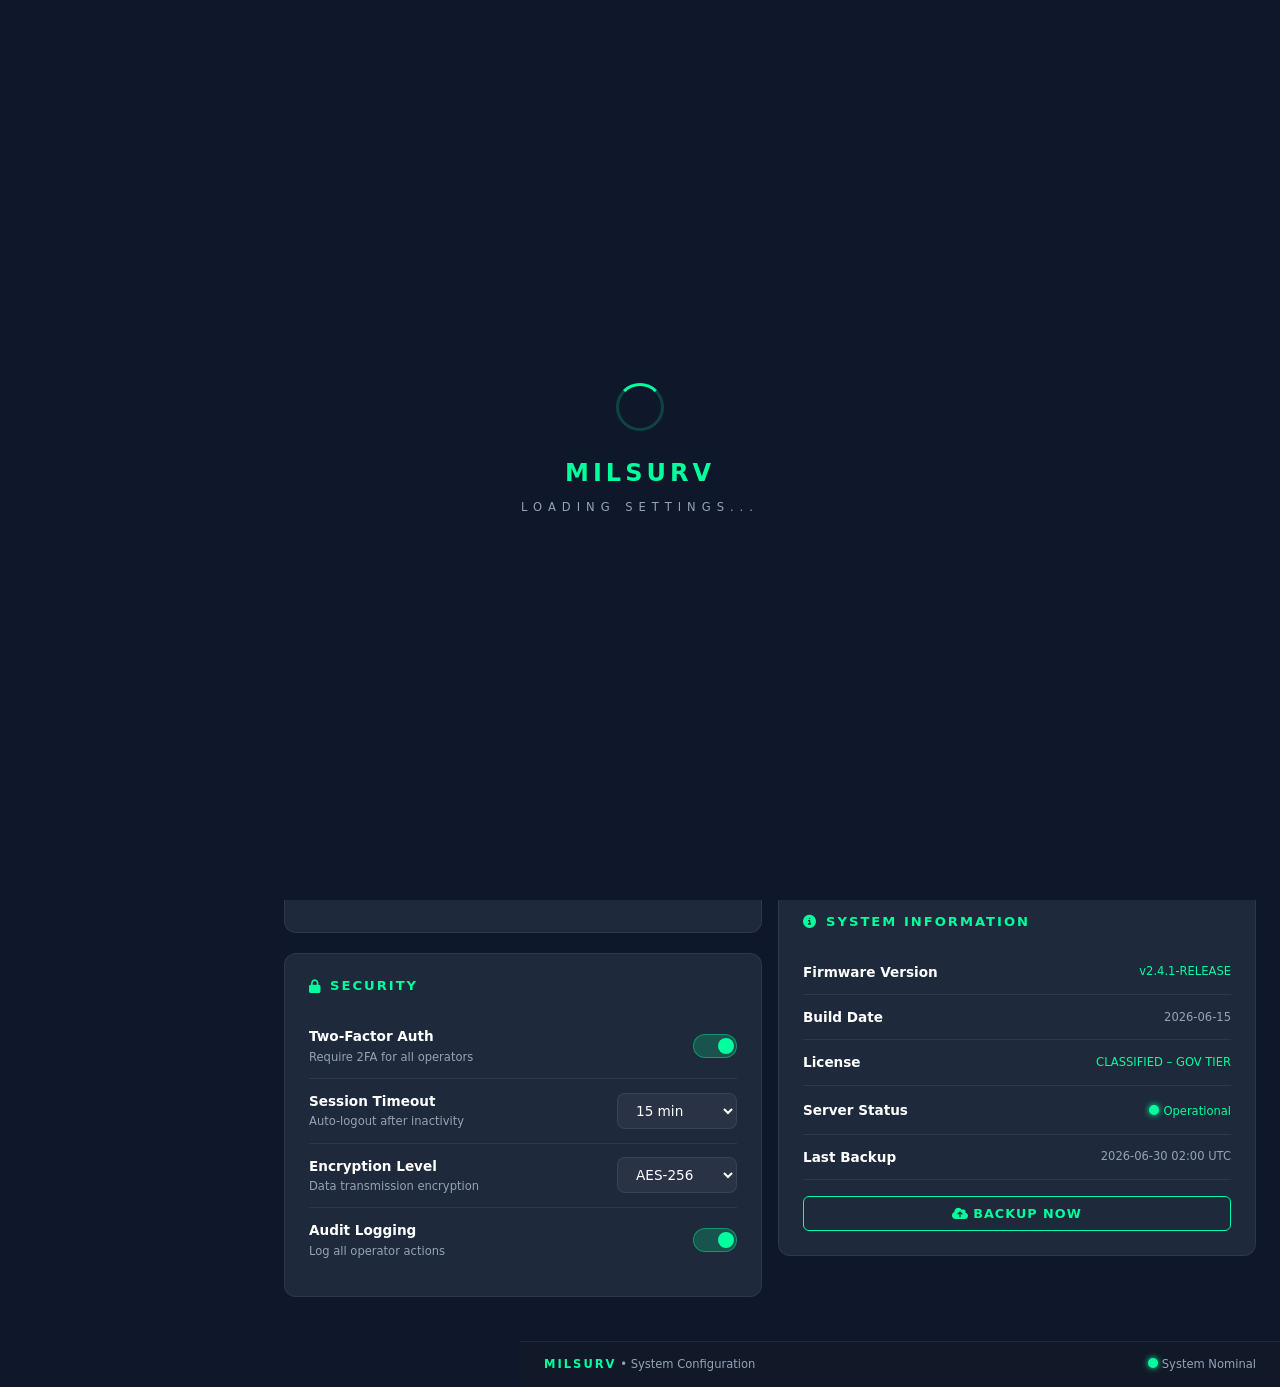
<file: project/pages/settings.html>
<!DOCTYPE html>
<html lang="en">
<head>
<meta charset="UTF-8"/>
<meta name="viewport" content="width=device-width, initial-scale=1.0"/>
<title>Settings | MilSurv</title>
<link rel="stylesheet" href="https://cdn.jsdelivr.net/npm/bootstrap@5.3.3/dist/css/bootstrap.min.css"/>
<link rel="stylesheet" href="https://cdnjs.cloudflare.com/ajax/libs/font-awesome/6.5.0/css/all.min.css"/>
<link rel="stylesheet" href="https://unpkg.com/aos@2.3.4/dist/aos.css"/>
<link rel="stylesheet" href="../css/style.css"/>
<link rel="stylesheet" href="../css/animation.css"/>
<link rel="stylesheet" href="../css/dashboard.css"/>
<link rel="stylesheet" href="../css/responsive.css"/>
<style>
.settings-section { background: var(--bg-card); border: 1px solid var(--border); border-radius: var(--radius); padding: 24px; margin-bottom: 20px; }
.settings-section h5 { font-size: 0.82rem; font-weight: 700; letter-spacing: 2px; text-transform: uppercase; color: var(--primary); margin-bottom: 20px; display:flex; align-items:center; gap:8px; }
.settings-row { display: flex; align-items: center; justify-content: space-between; padding: 12px 0; border-bottom: 1px solid var(--border); }
.settings-row:last-child { border-bottom: none; }
.settings-label { font-size: 0.85rem; font-weight: 600; color: var(--text); }
.settings-desc  { font-size: 0.72rem; color: var(--text-secondary); margin-top: 2px; }
/* Toggle switch */
.mil-toggle { position: relative; display: inline-block; width: 44px; height: 24px; }
.mil-toggle input { opacity: 0; width: 0; height: 0; }
.mil-toggle .slider {
  position: absolute; cursor: pointer; inset: 0;
  background: rgba(255,255,255,0.1); border-radius: 24px;
  transition: background 0.3s;
  border: 1px solid var(--border);
}
.mil-toggle .slider::before {
  content: ''; position: absolute;
  height: 16px; width: 16px;
  left: 4px; bottom: 3px;
  background: var(--text-secondary);
  border-radius: 50%;
  transition: transform 0.3s, background 0.3s;
}
.mil-toggle input:checked + .slider { background: rgba(0,255,157,0.2); border-color: rgba(0,255,157,0.4); }
.mil-toggle input:checked + .slider::before { transform: translateX(20px); background: var(--primary); }
</style>
</head>
<body class="page-transition">
<div id="loading-overlay"><div class="military-spinner"></div><div class="logo-text">MILSURV</div><div class="sub-text">Loading Settings...</div></div>
<div id="sidebar-backdrop"></div>
<div id="emergency-overlay"><div class="emergency-modal"><i class="fa-solid fa-radiation fa-2x text-danger-custom mb-3 blink-alert"></i><h2>EMERGENCY PROTOCOL</h2><p style="color:#ff8888">All units stand by.</p><div class="d-flex gap-3 justify-content-center"><button class="btn-mil-filled" style="background:#ff4d4d">ACTIVATE</button><button class="btn-mil" id="emergency-close">STAND DOWN</button></div></div></div>
<div id="toast-container"></div>

<nav id="sidebar">
  <div class="sidebar-brand"><div class="brand-logo"><div class="brand-icon rotate-icon"><i class="fa-solid fa-shield-halved"></i></div><div><div class="brand-name">MilSurv</div><div class="brand-sub">Command Center</div></div></div></div>
  <div class="sidebar-section-label">Main</div>
  <a href="../index.html" class="nav-item-mil"><span class="nav-icon"><i class="fa-solid fa-gauge-high"></i></span> Dashboard</a>
  <a href="surveillance.html" class="nav-item-mil"><span class="nav-icon"><i class="fa-solid fa-video"></i></span> Live Surveillance</a>
  <a href="robots.html" class="nav-item-mil"><span class="nav-icon"><i class="fa-solid fa-robot"></i></span> Robot Fleet<span class="nav-badge">32</span></a>
  <div class="sidebar-section-label">Operations</div>
  <a href="#" class="nav-item-mil"><span class="nav-icon"><i class="fa-solid fa-crosshairs"></i></span> Mission Control</a>
  <a href="#" class="nav-item-mil"><span class="nav-icon"><i class="fa-solid fa-brain"></i></span> AI Detection</a>
  <a href="#" class="nav-item-mil"><span class="nav-icon"><i class="fa-solid fa-wave-square"></i></span> Sensor Monitoring</a>
  <a href="#" class="nav-item-mil"><span class="nav-icon"><i class="fa-solid fa-location-dot"></i></span> GPS Tracking</a>
  <a href="#" class="nav-item-mil"><span class="nav-icon"><i class="fa-solid fa-tower-broadcast"></i></span> Communication</a>
  <div class="sidebar-section-label">Reports</div>
  <a href="alerts.html" class="nav-item-mil"><span class="nav-icon"><i class="fa-solid fa-bell"></i></span> Alerts<span class="nav-badge">7</span></a>
  <a href="reports.html" class="nav-item-mil"><span class="nav-icon"><i class="fa-solid fa-chart-line"></i></span> Reports</a>
  <a href="settings.html" class="nav-item-mil active"><span class="nav-icon"><i class="fa-solid fa-gear"></i></span> Settings</a>
  <div class="sidebar-footer"><div class="user-card"><div class="user-avatar">CM</div><div><div class="user-name">Col. Marcus</div><div class="user-role">Supreme Commander</div></div></div></div>
</nav>

<header id="topbar">
  <button class="topbar-menu-btn" id="menu-toggle"><i class="fa-solid fa-bars"></i></button>
  <div class="search-wrap"><i class="fa-solid fa-magnifying-glass"></i><input type="text" placeholder="Search settings..."/></div>
  <div id="realtime-clock" class="topbar-clock"></div>
  <div class="topbar-actions">
    <div class="robot-status-pill"><span class="status-dot online"></span> 18 Active Units</div>
    <button class="topbar-btn" id="notif-btn"><i class="fa-solid fa-bell"></i><span class="notif-dot"></span></button>
    <button class="topbar-btn" id="darkmode-btn"><i class="fa-solid fa-moon"></i></button>
    <div class="user-pill"><div class="avatar">CM</div><span class="uname">Col. Marcus</span></div>
    <button class="btn-emergency-top" data-emergency><i class="fa-solid fa-radiation"></i><span>EMERGENCY</span></button>
  </div>
</header>

<div id="main-wrapper">
<main id="main-content">

<div class="d-flex align-items-center justify-content-between mb-4 flex-wrap gap-3" data-aos="fade-down">
  <div>
    <h4 class="mb-1 fw-700"><i class="fa-solid fa-gear me-2" style="color:var(--primary)"></i>SYSTEM SETTINGS</h4>
    <p class="fs-xs mb-0" style="letter-spacing:2px;text-transform:uppercase"><span class="status-dot online me-2"></span>Configuration Panel</p>
  </div>
  <div class="d-flex gap-2">
    <button class="btn-mil" onclick="MilToast.show('Config Reset','Default settings restored','warning')"><i class="fa-solid fa-rotate-left me-1"></i>Reset</button>
    <button class="btn-mil-filled" onclick="MilToast.show('Settings Saved','Configuration updated successfully','success')"><i class="fa-solid fa-floppy-disk me-1"></i>Save Changes</button>
  </div>
</div>

<div class="row g-3">
  <!-- Left column -->
  <div class="col-lg-6">
    <!-- General -->
    <div class="settings-section" data-aos="fade-up">
      <h5><i class="fa-solid fa-sliders"></i> General</h5>
      <div class="settings-row"><div><div class="settings-label">Command Center Name</div><div class="settings-desc">Identifier shown in reports</div></div><input class="mil-input" style="width:180px" value="MILSURV-ALPHA"/></div>
      <div class="settings-row"><div><div class="settings-label">Time Zone</div><div class="settings-desc">System clock timezone</div></div><select class="mil-input" style="width:160px"><option>UTC +00:00</option><option>UTC -05:00</option><option>UTC +01:00</option></select></div>
      <div class="settings-row"><div><div class="settings-label">Language</div><div class="settings-desc">UI display language</div></div><select class="mil-input" style="width:160px"><option>English</option><option>Arabic</option><option>French</option></select></div>
      <div class="settings-row"><div><div class="settings-label">Auto Refresh Rate</div><div class="settings-desc">Dashboard data refresh interval</div></div><select class="mil-input" style="width:120px"><option>5s</option><option>10s</option><option>30s</option><option>60s</option></select></div>
    </div>

    <!-- Notifications -->
    <div class="settings-section" data-aos="fade-up" data-aos-delay="100">
      <h5><i class="fa-solid fa-bell"></i> Notifications</h5>
      <div class="settings-row"><div><div class="settings-label">Critical Alerts</div><div class="settings-desc">Immediate popup for critical threats</div></div><label class="mil-toggle"><input type="checkbox" checked/><span class="slider"></span></label></div>
      <div class="settings-row"><div><div class="settings-label">Battery Warnings</div><div class="settings-desc">Alert below 25% battery</div></div><label class="mil-toggle"><input type="checkbox" checked/><span class="slider"></span></label></div>
      <div class="settings-row"><div><div class="settings-label">Mission Updates</div><div class="settings-desc">Progress and status changes</div></div><label class="mil-toggle"><input type="checkbox" checked/><span class="slider"></span></label></div>
      <div class="settings-row"><div><div class="settings-label">Communication Alerts</div><div class="settings-desc">Signal loss or interference</div></div><label class="mil-toggle"><input type="checkbox"/><span class="slider"></span></label></div>
      <div class="settings-row"><div><div class="settings-label">Sound Alerts</div><div class="settings-desc">Audio notifications for threats</div></div><label class="mil-toggle"><input type="checkbox" checked/><span class="slider"></span></label></div>
    </div>

    <!-- Security -->
    <div class="settings-section" data-aos="fade-up" data-aos-delay="200">
      <h5><i class="fa-solid fa-lock"></i> Security</h5>
      <div class="settings-row"><div><div class="settings-label">Two-Factor Auth</div><div class="settings-desc">Require 2FA for all operators</div></div><label class="mil-toggle"><input type="checkbox" checked/><span class="slider"></span></label></div>
      <div class="settings-row"><div><div class="settings-label">Session Timeout</div><div class="settings-desc">Auto-logout after inactivity</div></div><select class="mil-input" style="width:120px"><option>15 min</option><option>30 min</option><option>60 min</option></select></div>
      <div class="settings-row"><div><div class="settings-label">Encryption Level</div><div class="settings-desc">Data transmission encryption</div></div><select class="mil-input" style="width:120px"><option>AES-256</option><option>AES-128</option></select></div>
      <div class="settings-row"><div><div class="settings-label">Audit Logging</div><div class="settings-desc">Log all operator actions</div></div><label class="mil-toggle"><input type="checkbox" checked/><span class="slider"></span></label></div>
    </div>
  </div>

  <!-- Right column -->
  <div class="col-lg-6">
    <!-- Robots -->
    <div class="settings-section" data-aos="fade-up">
      <h5><i class="fa-solid fa-robot"></i> Robot Fleet</h5>
      <div class="settings-row"><div><div class="settings-label">Auto-Recall on Low Battery</div><div class="settings-desc">Threshold: 20%</div></div><label class="mil-toggle"><input type="checkbox" checked/><span class="slider"></span></label></div>
      <div class="settings-row"><div><div class="settings-label">GPS Tracking Interval</div><div class="settings-desc">Position update frequency</div></div><select class="mil-input" style="width:120px"><option>1s</option><option>3s</option><option>5s</option></select></div>
      <div class="settings-row"><div><div class="settings-label">Autonomous Mode</div><div class="settings-desc">Allow AI-driven navigation</div></div><label class="mil-toggle"><input type="checkbox"/><span class="slider"></span></label></div>
      <div class="settings-row"><div><div class="settings-label">Formation Hold</div><div class="settings-desc">Maintain squad spacing</div></div><label class="mil-toggle"><input type="checkbox" checked/><span class="slider"></span></label></div>
    </div>

    <!-- AI Detection -->
    <div class="settings-section" data-aos="fade-up" data-aos-delay="100">
      <h5><i class="fa-solid fa-brain"></i> AI Detection</h5>
      <div class="settings-row"><div><div class="settings-label">Detection Sensitivity</div><div class="settings-desc">Confidence threshold for alerts</div></div><input type="range" min="50" max="99" value="80" style="accent-color:var(--primary);width:120px"/></div>
      <div class="settings-row"><div><div class="settings-label">Model Version</div><div class="settings-desc">Threat classification model</div></div><select class="mil-input" style="width:140px"><option>MilNet-v4.2</option><option>MilNet-v3.9</option></select></div>
      <div class="settings-row"><div><div class="settings-label">False Positive Filter</div><div class="settings-desc">Reduce civilian false triggers</div></div><label class="mil-toggle"><input type="checkbox" checked/><span class="slider"></span></label></div>
      <div class="settings-row"><div><div class="settings-label">Night Vision Mode</div><div class="settings-desc">IR thermal detection</div></div><label class="mil-toggle"><input type="checkbox" checked/><span class="slider"></span></label></div>
    </div>

    <!-- System Info -->
    <div class="settings-section" data-aos="fade-up" data-aos-delay="200">
      <h5><i class="fa-solid fa-circle-info"></i> System Information</h5>
      <div class="settings-row"><div class="settings-label">Firmware Version</div><div class="fs-xs text-primary-custom">v2.4.1-RELEASE</div></div>
      <div class="settings-row"><div class="settings-label">Build Date</div><div class="fs-xs text-muted-custom">2026-06-15</div></div>
      <div class="settings-row"><div class="settings-label">License</div><div class="fs-xs" style="color:var(--primary)">CLASSIFIED – GOV TIER</div></div>
      <div class="settings-row"><div class="settings-label">Server Status</div><div><span class="status-dot online me-1"></span><span class="fs-xs text-primary-custom">Operational</span></div></div>
      <div class="settings-row"><div class="settings-label">Last Backup</div><div class="fs-xs text-muted-custom">2026-06-30 02:00 UTC</div></div>
      <div class="mt-3">
        <button class="btn-mil w-100" onclick="MilToast.show('Backup Started','System backup initiated','info')"><i class="fa-solid fa-cloud-arrow-up me-1"></i>Backup Now</button>
      </div>
    </div>
  </div>
</div>

</main>
<footer id="footer">
  <div><span class="footer-brand">MILSURV</span> &bull; System Configuration</div>
  <div class="d-flex align-items-center gap-3"><span><span class="status-dot online me-1"></span>System Nominal</span></div>
</footer>
</div>

<script src="https://cdn.jsdelivr.net/npm/bootstrap@5.3.3/dist/js/bootstrap.bundle.min.js"></script>
<script src="https://unpkg.com/aos@2.3.4/dist/aos.js"></script>
<script src="../js/app.js"></script>
</body>
</html>
</file>
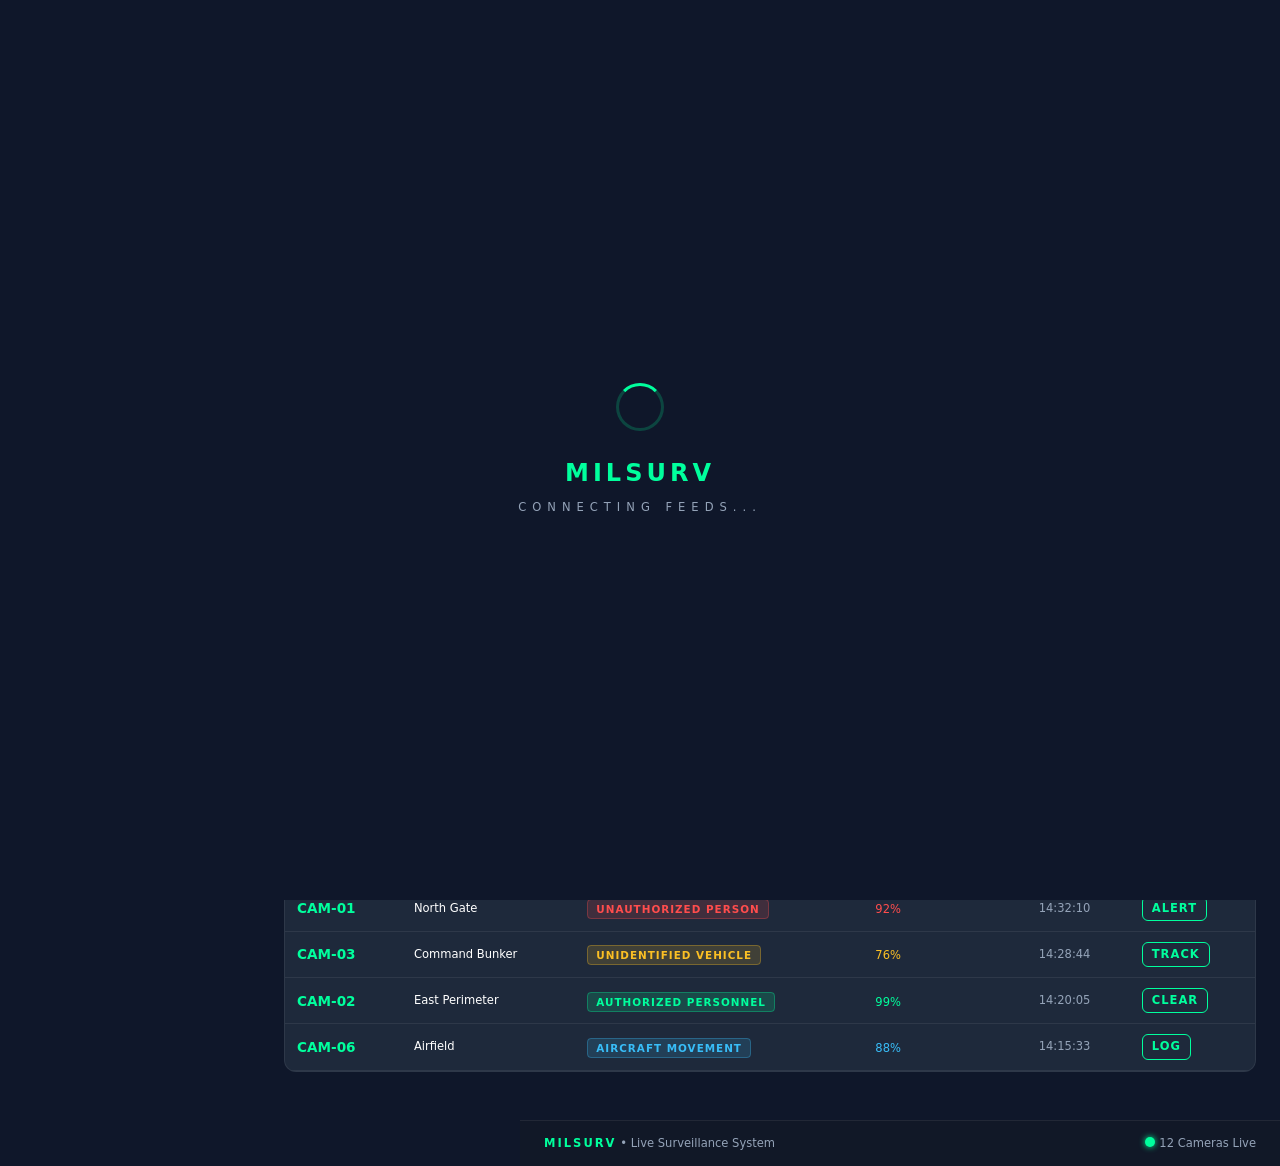
<file: project/pages/surveillance.html>
<!DOCTYPE html>
<html lang="en">
<head>
<meta charset="UTF-8"/>
<meta name="viewport" content="width=device-width, initial-scale=1.0"/>
<title>Live Surveillance | MilSurv</title>
<link rel="stylesheet" href="https://cdn.jsdelivr.net/npm/bootstrap@5.3.3/dist/css/bootstrap.min.css"/>
<link rel="stylesheet" href="https://cdnjs.cloudflare.com/ajax/libs/font-awesome/6.5.0/css/all.min.css"/>
<link rel="stylesheet" href="https://unpkg.com/aos@2.3.4/dist/aos.css"/>
<link rel="stylesheet" href="../css/style.css"/>
<link rel="stylesheet" href="../css/animation.css"/>
<link rel="stylesheet" href="../css/dashboard.css"/>
<link rel="stylesheet" href="../css/responsive.css"/>
</head>
<body class="page-transition">
<div id="loading-overlay"><div class="military-spinner"></div><div class="logo-text">MILSURV</div><div class="sub-text">Connecting Feeds...</div></div>
<div id="sidebar-backdrop"></div>
<div id="emergency-overlay"><div class="emergency-modal"><i class="fa-solid fa-radiation fa-2x text-danger-custom mb-3 blink-alert"></i><h2>EMERGENCY PROTOCOL</h2><p style="color:#ff8888">All units stand by.</p><div class="d-flex gap-3 justify-content-center"><button class="btn-mil-filled" style="background:#ff4d4d">ACTIVATE</button><button class="btn-mil" id="emergency-close">STAND DOWN</button></div></div></div>
<div id="toast-container"></div>

<nav id="sidebar">
  <div class="sidebar-brand"><div class="brand-logo"><div class="brand-icon rotate-icon"><i class="fa-solid fa-shield-halved"></i></div><div><div class="brand-name">MilSurv</div><div class="brand-sub">Command Center</div></div></div></div>
  <div class="sidebar-section-label">Main</div>
  <a href="../index.html" class="nav-item-mil"><span class="nav-icon"><i class="fa-solid fa-gauge-high"></i></span> Dashboard</a>
  <a href="surveillance.html" class="nav-item-mil active"><span class="nav-icon"><i class="fa-solid fa-video"></i></span> Live Surveillance</a>
  <a href="robots.html" class="nav-item-mil"><span class="nav-icon"><i class="fa-solid fa-robot"></i></span> Robot Fleet<span class="nav-badge">32</span></a>
  <div class="sidebar-section-label">Operations</div>
  <a href="#" class="nav-item-mil"><span class="nav-icon"><i class="fa-solid fa-crosshairs"></i></span> Mission Control</a>
  <a href="#" class="nav-item-mil"><span class="nav-icon"><i class="fa-solid fa-brain"></i></span> AI Detection</a>
  <a href="#" class="nav-item-mil"><span class="nav-icon"><i class="fa-solid fa-wave-square"></i></span> Sensor Monitoring</a>
  <a href="#" class="nav-item-mil"><span class="nav-icon"><i class="fa-solid fa-location-dot"></i></span> GPS Tracking</a>
  <a href="#" class="nav-item-mil"><span class="nav-icon"><i class="fa-solid fa-tower-broadcast"></i></span> Communication</a>
  <div class="sidebar-section-label">Reports</div>
  <a href="alerts.html" class="nav-item-mil"><span class="nav-icon"><i class="fa-solid fa-bell"></i></span> Alerts<span class="nav-badge">7</span></a>
  <a href="reports.html" class="nav-item-mil"><span class="nav-icon"><i class="fa-solid fa-chart-line"></i></span> Reports</a>
  <a href="settings.html" class="nav-item-mil"><span class="nav-icon"><i class="fa-solid fa-gear"></i></span> Settings</a>
  <div class="sidebar-footer"><div class="user-card"><div class="user-avatar">CM</div><div><div class="user-name">Col. Marcus</div><div class="user-role">Supreme Commander</div></div></div></div>
</nav>

<header id="topbar">
  <button class="topbar-menu-btn" id="menu-toggle"><i class="fa-solid fa-bars"></i></button>
  <div class="search-wrap"><i class="fa-solid fa-magnifying-glass"></i><input type="text" placeholder="Search cameras..."/></div>
  <div id="realtime-clock" class="topbar-clock"></div>
  <div class="topbar-actions">
    <div class="robot-status-pill"><span class="status-dot online"></span> 18 Active Units</div>
    <button class="topbar-btn" id="notif-btn"><i class="fa-solid fa-bell"></i><span class="notif-dot"></span></button>
    <button class="topbar-btn" id="darkmode-btn"><i class="fa-solid fa-moon"></i></button>
    <div class="user-pill"><div class="avatar">CM</div><span class="uname">Col. Marcus</span></div>
    <button class="btn-emergency-top" data-emergency><i class="fa-solid fa-radiation"></i><span>EMERGENCY</span></button>
  </div>
</header>

<div id="main-wrapper">
<main id="main-content">

<div class="d-flex align-items-center justify-content-between mb-4 flex-wrap gap-3" data-aos="fade-down">
  <div>
    <h4 class="mb-1 fw-700"><i class="fa-solid fa-video me-2" style="color:var(--primary)"></i>LIVE SURVEILLANCE</h4>
    <p class="fs-xs mb-0" style="letter-spacing:2px;text-transform:uppercase"><span class="status-dot online me-2"></span>12 Cameras Online &bull; 1 Offline</p>
  </div>
  <div class="d-flex gap-2 flex-wrap">
    <button class="btn-mil"><i class="fa-solid fa-expand me-1"></i>Full Screen</button>
    <button class="btn-mil-filled" onclick="MilToast.show('Recording Started','All feeds being archived','success')"><i class="fa-solid fa-circle-dot me-1"></i>Record All</button>
  </div>
</div>

<!-- Stats -->
<div class="row g-3 mb-4">
  <div class="col-6 col-md-3" data-aos="fade-up"><div class="stat-card float-card"><div class="top-row"><span class="stat-label">Total Cams</span><div class="icon-box blue"><i class="fa-solid fa-video"></i></div></div><div class="stat-value" data-counter data-target="13">0</div></div></div>
  <div class="col-6 col-md-3" data-aos="fade-up" data-aos-delay="60"><div class="stat-card float-card"><div class="top-row"><span class="stat-label">Online</span><div class="icon-box green"><i class="fa-solid fa-circle-check"></i></div></div><div class="stat-value" style="color:var(--primary)" data-counter data-target="12">0</div></div></div>
  <div class="col-6 col-md-3" data-aos="fade-up" data-aos-delay="120"><div class="stat-card float-card danger"><div class="top-row"><span class="stat-label">Offline</span><div class="icon-box red"><i class="fa-solid fa-video-slash"></i></div></div><div class="stat-value" style="color:var(--danger)" data-counter data-target="1">0</div></div></div>
  <div class="col-6 col-md-3" data-aos="fade-up" data-aos-delay="180"><div class="stat-card float-card warning"><div class="top-row"><span class="stat-label">Alerts Today</span><div class="icon-box yellow"><i class="fa-solid fa-triangle-exclamation"></i></div></div><div class="stat-value" style="color:var(--warning)" data-counter data-target="5">0</div></div></div>
</div>

<!-- Camera Grid – 6 feeds -->
<div class="section-title mb-3" data-aos="fade-up"><i class="fa-solid fa-th-large me-2"></i>Camera Grid</div>
<div class="row g-3 mb-4">
  <script>
    const cams = [
      { id:'CAM-01', loc:'North Gate – Sector A', online:true  },
      { id:'CAM-02', loc:'East Perimeter',        online:true  },
      { id:'CAM-03', loc:'Command Bunker',        online:true  },
      { id:'CAM-04', loc:'South Tower',           online:false },
      { id:'CAM-05', loc:'West Checkpoint',       online:true  },
      { id:'CAM-06', loc:'Airfield Monitor',      online:true  },
      { id:'CAM-07', loc:'Vehicle Bay',           online:true  },
      { id:'CAM-08', loc:'Munitions Store',       online:true  },
    ];
    cams.forEach((c, i) => {
      document.write(`
        <div class="col-6 col-md-4 col-lg-3" data-aos="fade-up" data-aos-delay="${i*40}">
          <div class="cam-card float-card">
            <div class="cam-feed" style="${!c.online?'background:#060e1c':''}">
              ${c.online ? `<canvas id="surv-cam${i+1}" style="width:100%;height:100%;display:block"></canvas><div class="cam-scan-line" style="animation-delay:${i*0.5}s"></div><div class="cam-rec-dot">REC</div>` : `<div class="no-signal"><i class="fa-solid fa-video-slash fa-lg" style="color:#ff4d4d"></i><span>NO SIGNAL</span></div>`}
              <div class="cam-overlay-corner tl" style="${!c.online?'border-color:#ff4d4d':''}"></div>
              <div class="cam-overlay-corner tr" style="${!c.online?'border-color:#ff4d4d':''}"></div>
              <div class="cam-overlay-corner bl" style="${!c.online?'border-color:#ff4d4d':''}"></div>
              <div class="cam-overlay-corner br" style="${!c.online?'border-color:#ff4d4d':''}"></div>
              ${c.online ? `<div style="position:absolute;top:10px;right:10px;font-size:0.6rem;color:var(--primary);letter-spacing:1px">${c.id}</div>` : ''}
            </div>
            <div class="cam-info">
              <div class="cam-id" style="${!c.online?'color:#ff4d4d':''}">${c.id}</div>
              <div class="cam-loc"><i class="fa-solid fa-location-dot me-1" style="color:${c.online?'var(--primary)':'#ff4d4d'}"></i>${c.loc}${!c.online?' – OFFLINE':''}</div>
            </div>
          </div>
        </div>
      `);
    });
  </script>
</div>

<!-- AI Detection in Camera Feeds Table -->
<div class="section-card mb-4" data-aos="fade-up">
  <div class="card-header-mil">
    <span class="title"><i class="fa-solid fa-eye me-2"></i>Camera AI Detection Events</span>
    <span class="mil-badge green">LIVE</span>
  </div>
  <div class="card-body-mil p-0">
    <div class="table-responsive">
      <table class="mil-table">
        <thead><tr><th>Camera</th><th>Location</th><th>Detection</th><th>Confidence</th><th>Time</th><th>Action</th></tr></thead>
        <tbody>
          <tr><td class="fw-700 text-primary-custom">CAM-01</td><td class="fs-xs">North Gate</td><td><span class="mil-badge red">Unauthorized Person</span></td><td><span class="fs-xs text-danger-custom">92%</span></td><td class="fs-xs text-muted-custom">14:32:10</td><td><button class="btn-mil fs-xs" style="padding:3px 9px" onclick="MilToast.show('Alert Dispatched','Security team notified','danger')">Alert</button></td></tr>
          <tr><td class="fw-700 text-primary-custom">CAM-03</td><td class="fs-xs">Command Bunker</td><td><span class="mil-badge yellow">Unidentified Vehicle</span></td><td><span class="fs-xs text-warn">76%</span></td><td class="fs-xs text-muted-custom">14:28:44</td><td><button class="btn-mil fs-xs" style="padding:3px 9px">Track</button></td></tr>
          <tr><td class="fw-700 text-primary-custom">CAM-02</td><td class="fs-xs">East Perimeter</td><td><span class="mil-badge green">Authorized Personnel</span></td><td><span class="fs-xs text-primary-custom">99%</span></td><td class="fs-xs text-muted-custom">14:20:05</td><td><button class="btn-mil fs-xs" style="padding:3px 9px" disabled>Clear</button></td></tr>
          <tr><td class="fw-700 text-primary-custom">CAM-06</td><td class="fs-xs">Airfield</td><td><span class="mil-badge blue">Aircraft Movement</span></td><td><span class="fs-xs text-info-custom">88%</span></td><td class="fs-xs text-muted-custom">14:15:33</td><td><button class="btn-mil fs-xs" style="padding:3px 9px">Log</button></td></tr>
        </tbody>
      </table>
    </div>
  </div>
</div>

</main>
<footer id="footer">
  <div><span class="footer-brand">MILSURV</span> &bull; Live Surveillance System</div>
  <div class="d-flex align-items-center gap-3"><span><span class="status-dot online me-1"></span>12 Cameras Live</span></div>
</footer>
</div>

<script src="https://cdn.jsdelivr.net/npm/bootstrap@5.3.3/dist/js/bootstrap.bundle.min.js"></script>
<script src="https://unpkg.com/aos@2.3.4/dist/aos.js"></script>
<script src="../js/app.js"></script>
<script src="../js/dashboard.js"></script>
<script>
  // Init canvas noise for online cameras
  document.addEventListener('DOMContentLoaded', () => {
    for (let i = 1; i <= 8; i++) {
      if (document.getElementById('surv-cam' + i)) renderCamNoise('surv-cam' + i);
    }
  });
</script>
</body>
</html>
</file>
<file: project/css/style.css>
/* ============================================
   STYLE.CSS - Base / Global Styles
   ============================================ */

:root {
  --bg-main:       #0f172a;
  --bg-sidebar:    #111827;
  --bg-card:       #1e293b;
  --bg-card-hover: #243147;
  --primary:       #00ff9d;
  --primary-dim:   rgba(0,255,157,0.15);
  --danger:        #ff4d4d;
  --warning:       #fbbf24;
  --info:          #38bdf8;
  --text:          #ffffff;
  --text-secondary:#94a3b8;
  --border:        rgba(255,255,255,0.07);
  --sidebar-width: 260px;
  --topbar-height: 64px;
  --radius:        12px;
  --glass-bg:      rgba(30,41,59,0.7);
  --glass-border:  rgba(0,255,157,0.15);
}

*, *::before, *::after { box-sizing: border-box; margin: 0; padding: 0; }

html { scroll-behavior: smooth; }

body {
  font-family: 'Segoe UI', system-ui, -apple-system, sans-serif;
  background: var(--bg-main);
  color: var(--text);
  overflow-x: hidden;
  min-height: 100vh;
}

/* ---- Scrollbar ---- */
::-webkit-scrollbar { width: 6px; height: 6px; }
::-webkit-scrollbar-track { background: var(--bg-sidebar); }
::-webkit-scrollbar-thumb { background: rgba(0,255,157,0.3); border-radius: 3px; }
::-webkit-scrollbar-thumb:hover { background: rgba(0,255,157,0.6); }

/* ---- Typography ---- */
h1,h2,h3,h4,h5,h6 { color: var(--text); font-weight: 600; }
p { color: var(--text-secondary); }
a { text-decoration: none; color: inherit; }

.text-primary-custom { color: var(--primary) !important; }
.text-danger-custom  { color: var(--danger)  !important; }
.text-warn           { color: var(--warning) !important; }
.text-info-custom    { color: var(--info)    !important; }
.text-muted-custom   { color: var(--text-secondary) !important; }

/* ---- Glass Card ---- */
.glass-card {
  background: var(--glass-bg);
  backdrop-filter: blur(12px);
  -webkit-backdrop-filter: blur(12px);
  border: 1px solid var(--glass-border);
  border-radius: var(--radius);
}

/* ---- Military Card ---- */
.mil-card {
  background: var(--bg-card);
  border: 1px solid var(--border);
  border-radius: var(--radius);
  transition: border-color 0.3s ease;
}
.mil-card:hover { border-color: rgba(0,255,157,0.25); }

/* ---- Section Title ---- */
.section-title {
  font-size: 0.75rem;
  font-weight: 700;
  letter-spacing: 2px;
  text-transform: uppercase;
  color: var(--primary);
  display: flex;
  align-items: center;
  gap: 8px;
}
.section-title::after {
  content: '';
  flex: 1;
  height: 1px;
  background: linear-gradient(90deg, rgba(0,255,157,0.3), transparent);
}

/* ---- Badge ---- */
.mil-badge {
  font-size: 0.65rem;
  font-weight: 700;
  letter-spacing: 1px;
  padding: 3px 8px;
  border-radius: 4px;
  text-transform: uppercase;
}
.mil-badge.green  { background: rgba(0,255,157,0.15); color: var(--primary); border: 1px solid rgba(0,255,157,0.3); }
.mil-badge.red    { background: rgba(255,77,77,0.15);  color: var(--danger);  border: 1px solid rgba(255,77,77,0.3); }
.mil-badge.yellow { background: rgba(251,191,36,0.15); color: var(--warning); border: 1px solid rgba(251,191,36,0.3); }
.mil-badge.blue   { background: rgba(56,189,248,0.15); color: var(--info);    border: 1px solid rgba(56,189,248,0.3); }

/* ---- Divider ---- */
.mil-divider {
  border: none;
  height: 1px;
  background: var(--border);
  margin: 0;
}

/* ---- Tables ---- */
.mil-table {
  width: 100%;
  border-collapse: collapse;
  font-size: 0.85rem;
}
.mil-table thead tr {
  border-bottom: 1px solid rgba(0,255,157,0.2);
}
.mil-table th {
  padding: 10px 12px;
  color: var(--primary);
  font-weight: 700;
  font-size: 0.7rem;
  letter-spacing: 1.5px;
  text-transform: uppercase;
  white-space: nowrap;
}
.mil-table td {
  padding: 10px 12px;
  color: var(--text);
  border-bottom: 1px solid var(--border);
  vertical-align: middle;
}
.mil-table tbody tr { transition: background 0.2s ease; }
.mil-table tbody tr:hover { background: rgba(0,255,157,0.04); }

/* ---- Progress Bar ---- */
.mil-progress {
  height: 6px;
  border-radius: 3px;
  background: rgba(255,255,255,0.08);
  overflow: hidden;
}
.mil-progress-bar {
  height: 100%;
  border-radius: 3px;
  background: linear-gradient(90deg, var(--primary), #00c97a);
  transition: width 1.2s ease;
}
.mil-progress-bar.danger  { background: linear-gradient(90deg, #ff4d4d, #c0392b); }
.mil-progress-bar.warning { background: linear-gradient(90deg, #fbbf24, #d97706); }

/* ---- Buttons ---- */
.btn-mil {
  background: transparent;
  border: 1px solid var(--primary);
  color: var(--primary);
  padding: 7px 18px;
  border-radius: 6px;
  font-size: 0.8rem;
  font-weight: 600;
  letter-spacing: 1px;
  text-transform: uppercase;
  cursor: pointer;
  transition: background 0.25s, box-shadow 0.25s;
}
.btn-mil:hover {
  background: var(--primary-dim);
  box-shadow: 0 0 14px rgba(0,255,157,0.3);
  color: var(--primary);
}
.btn-mil-filled {
  background: var(--primary);
  border: none;
  color: #0f172a;
  padding: 7px 18px;
  border-radius: 6px;
  font-size: 0.8rem;
  font-weight: 700;
  letter-spacing: 1px;
  text-transform: uppercase;
  cursor: pointer;
  transition: opacity 0.25s, box-shadow 0.25s;
}
.btn-mil-filled:hover { opacity: 0.88; box-shadow: 0 0 14px rgba(0,255,157,0.5); }

/* ---- Input / Search ---- */
.mil-input {
  background: rgba(255,255,255,0.05);
  border: 1px solid var(--border);
  border-radius: 8px;
  color: var(--text);
  padding: 8px 14px;
  font-size: 0.85rem;
  transition: border-color 0.25s;
  outline: none;
  width: 100%;
}
.mil-input:focus { border-color: rgba(0,255,157,0.45); }
.mil-input::placeholder { color: var(--text-secondary); }

/* ---- Icon Box ---- */
.icon-box {
  width: 44px; height: 44px;
  border-radius: 10px;
  display: flex; align-items: center; justify-content: center;
  font-size: 1.1rem;
  flex-shrink: 0;
}
.icon-box.green  { background: rgba(0,255,157,0.12); color: var(--primary); }
.icon-box.red    { background: rgba(255,77,77,0.12);  color: var(--danger); }
.icon-box.yellow { background: rgba(251,191,36,0.12); color: var(--warning); }
.icon-box.blue   { background: rgba(56,189,248,0.12); color: var(--info); }
.icon-box.purple { background: rgba(167,139,250,0.12); color: #a78bfa; }

/* ---- Utility ---- */
.gap-xs { gap: 6px; }
.fw-600 { font-weight: 600; }
.fw-700 { font-weight: 700; }
.fs-xs  { font-size: 0.72rem; }
.fs-sm  { font-size: 0.82rem; }
.lh-1   { line-height: 1; }

/* ---- Loading overlay ---- */
#loading-overlay {
  position: fixed; inset: 0;
  background: var(--bg-main);
  display: flex; flex-direction: column;
  align-items: center; justify-content: center;
  z-index: 9999;
  transition: opacity 0.5s ease;
}
#loading-overlay .logo-text {
  font-size: 1.5rem;
  font-weight: 800;
  letter-spacing: 4px;
  color: var(--primary);
  margin-top: 24px;
  text-transform: uppercase;
}
#loading-overlay .sub-text {
  font-size: 0.72rem;
  letter-spacing: 6px;
  color: var(--text-secondary);
  margin-top: 8px;
  text-transform: uppercase;
}

/* ---- Emergency modal overlay ---- */
#emergency-overlay {
  position: fixed; inset: 0;
  background: rgba(255,77,77,0.12);
  backdrop-filter: blur(4px);
  z-index: 8000;
  display: none;
  align-items: center; justify-content: center;
}
#emergency-overlay.active { display: flex; animation: fadeIn 0.3s ease; }
</file>
<file: project/css/animation.css>
/* ============================================
   ANIMATION.CSS - Military Dashboard Animations
   ============================================ */

@keyframes radarScan {
  0%   { transform: rotate(0deg); }
  100% { transform: rotate(360deg); }
}
@keyframes blink {
  0%, 100% { opacity: 1; }
  50%       { opacity: 0.15; }
}
@keyframes glowPulse {
  0%, 100% { box-shadow: 0 0 6px rgba(0,255,157,0.35); }
  50%       { box-shadow: 0 0 22px rgba(0,255,157,0.85), 0 0 44px rgba(0,255,157,0.4); }
}
@keyframes glowPulseDanger {
  0%, 100% { box-shadow: 0 0 6px rgba(255,77,77,0.35); }
  50%       { box-shadow: 0 0 22px rgba(255,77,77,0.9), 0 0 44px rgba(255,77,77,0.5); }
}
@keyframes slideInUp {
  0%   { transform: translateY(40px); opacity: 0; }
  100% { transform: translateY(0);    opacity: 1; }
}
@keyframes fadeIn {
  0%   { opacity: 0; }
  100% { opacity: 1; }
}
@keyframes spinLoader {
  0%   { transform: rotate(0deg); }
  100% { transform: rotate(360deg); }
}
@keyframes scanLine {
  0%   { top: -3px; }
  100% { top: 100%; }
}
@keyframes signalWave {
  0%   { transform: scaleY(0.3); }
  50%  { transform: scaleY(1); }
  100% { transform: scaleY(0.3); }
}
@keyframes pingRipple {
  0%   { transform: scale(0.5); opacity: 1; }
  100% { transform: scale(3);   opacity: 0; }
}
@keyframes statusDot {
  0%, 100% { opacity: 1;   transform: scale(1); }
  50%       { opacity: 0.4; transform: scale(0.75); }
}
@keyframes emergencyFlash {
  0%, 100% { background: #ff4d4d; box-shadow: 0 0 22px rgba(255,77,77,0.9); }
  50%       { background: #c0392b; box-shadow: 0 0 6px rgba(255,77,77,0.3); }
}
@keyframes shimmer {
  0%   { background-position: -200% 0; }
  100% { background-position:  200% 0; }
}
@keyframes typewriter {
  from { width: 0; }
  to   { width: 100%; }
}
@keyframes cursorBlink {
  0%, 100% { border-color: #00ff9d; }
  50%       { border-color: transparent; }
}
@keyframes rotateIcon {
  0%   { transform: rotate(0deg); }
  100% { transform: rotate(360deg); }
}
@keyframes mapPing {
  0%   { transform: scale(0.5); opacity: 1; }
  100% { transform: scale(2.8); opacity: 0; }
}
@keyframes alertSlideIn {
  0%   { transform: translateX(110%); opacity: 0; }
  100% { transform: translateX(0);    opacity: 1; }
}
@keyframes alertSlideOut {
  0%   { transform: translateX(0);    opacity: 1; }
  100% { transform: translateX(110%); opacity: 0; }
}

/* ----  Radar  ---- */
.radar-container { position: relative; width: 220px; height: 220px; margin: 0 auto; }
.radar-base {
  width: 100%; height: 100%;
  border-radius: 50%;
  border: 2px solid rgba(0,255,157,0.3);
  position: relative; overflow: hidden;
  background: radial-gradient(circle, rgba(0,255,157,0.06) 0%, transparent 70%);
}
.radar-circle {
  position: absolute; border-radius: 50%;
  border: 1px solid rgba(0,255,157,0.2);
  top: 50%; left: 50%;
  transform: translate(-50%,-50%);
}
.radar-circle:nth-child(1) { width: 25%;  height: 25%; }
.radar-circle:nth-child(2) { width: 50%;  height: 50%; }
.radar-circle:nth-child(3) { width: 75%;  height: 75%; }
.radar-circle:nth-child(4) { width: 100%; height: 100%; }
.radar-line-h, .radar-line-v {
  position: absolute; background: rgba(0,255,157,0.15);
  top: 50%; left: 50%; transform: translate(-50%,-50%);
}
.radar-line-h { width: 100%; height: 1px; }
.radar-line-v { width: 1px;  height: 100%; }
.radar-sweep {
  position: absolute; width: 50%; height: 50%;
  top: 0; left: 50%; transform-origin: bottom left;
  animation: radarScan 3s linear infinite;
  background: conic-gradient(from 0deg, transparent 70%, rgba(0,255,157,0.65) 100%);
}
.radar-dot {
  position: absolute; width: 8px; height: 8px;
  border-radius: 50%; background: #00ff9d;
  box-shadow: 0 0 8px #00ff9d;
  animation: blink 2s infinite;
}
.radar-ping {
  position: absolute; width: 14px; height: 14px;
  border-radius: 50%; border: 2px solid rgba(0,255,157,0.7);
  animation: mapPing 2s ease-out infinite;
}

/* ---- Spinner ---- */
.military-spinner {
  width: 48px; height: 48px;
  border: 3px solid rgba(0,255,157,0.2);
  border-top-color: #00ff9d;
  border-radius: 50%;
  animation: spinLoader 0.8s linear infinite;
}

/* ---- Status Dots ---- */
.status-dot {
  display: inline-block;
  width: 10px; height: 10px;
  border-radius: 50%;
  flex-shrink: 0;
}
.status-dot.online  { background: #00ff9d; box-shadow: 0 0 6px #00ff9d; animation: statusDot 1.5s ease-in-out infinite; }
.status-dot.offline { background: #ff4d4d; box-shadow: 0 0 6px #ff4d4d; }
.status-dot.standby { background: #fbbf24; box-shadow: 0 0 6px #fbbf24; animation: statusDot 2s ease-in-out infinite; }
.status-dot.warning { background: #f97316; animation: blink 1s infinite; }

/* ---- Scan Line ---- */
.cam-scan-line {
  position: absolute; left: 0; width: 100%; height: 3px;
  background: linear-gradient(90deg, transparent, rgba(0,255,157,0.85), transparent);
  animation: scanLine 3s linear infinite;
  pointer-events: none; z-index: 2;
}

/* ---- Signal Bars ---- */
.signal-bars {
  display: inline-flex; align-items: flex-end;
  gap: 3px; height: 18px;
}
.signal-bars .bar { width: 5px; background: #00ff9d; border-radius: 2px; }
.signal-bars .bar:nth-child(1) { height: 30%; animation: signalWave 1.2s ease-in-out infinite 0.0s; }
.signal-bars .bar:nth-child(2) { height: 55%; animation: signalWave 1.2s ease-in-out infinite 0.2s; }
.signal-bars .bar:nth-child(3) { height: 75%; animation: signalWave 1.2s ease-in-out infinite 0.4s; }
.signal-bars .bar:nth-child(4) { height:100%; animation: signalWave 1.2s ease-in-out infinite 0.6s; }
.signal-bars.weak   .bar { background: #ff4d4d; }
.signal-bars.medium .bar { background: #fbbf24; }

/* ---- Glow ---- */
.glow-green { animation: glowPulse 2s ease-in-out infinite; }
.glow-red   { animation: glowPulseDanger 2s ease-in-out infinite; }

/* ---- Float Card ---- */
.float-card { transition: transform 0.3s ease, box-shadow 0.3s ease; }
.float-card:hover { transform: translateY(-6px); box-shadow: 0 16px 40px rgba(0,255,157,0.18) !important; }

/* ---- Misc ---- */
.fade-in-up    { animation: slideInUp 0.6s ease forwards; }
.blink-alert   { animation: blink 1s step-start infinite; }
.blink-slow    { animation: blink 2.2s ease-in-out infinite; }
.rotate-icon   { display: inline-block; animation: rotateIcon 4s linear infinite; }
.btn-emergency { animation: emergencyFlash 1.5s ease-in-out infinite; }
.page-transition { animation: fadeIn 0.4s ease forwards; }
.shimmer {
  background: linear-gradient(90deg, transparent 25%, rgba(0,255,157,0.08) 50%, transparent 75%);
  background-size: 200% 100%;
  animation: shimmer 1.5s infinite;
}
.typewriter {
  overflow: hidden; white-space: nowrap;
  border-right: 2px solid #00ff9d;
  animation: typewriter 2s steps(30) forwards, cursorBlink 0.8s step-end infinite;
}
.alert-toast          { animation: alertSlideIn 0.4s ease forwards; }
.alert-toast.dismiss  { animation: alertSlideOut 0.4s ease forwards; }

/* ---- Map Pings ---- */
.map-ping { position: absolute; width: 12px; height: 12px; border-radius: 50%; transform: translate(-50%,-50%); }
.map-ping::before {
  content: ''; position: absolute; inset: 0;
  border-radius: 50%; animation: mapPing 2s ease-out infinite;
}
.map-ping::after {
  content: ''; position: absolute; inset: 0;
  border-radius: 50%; animation: mapPing 2s ease-out 1s infinite;
}
.map-ping.green  { background: #00ff9d; }
.map-ping.green::before, .map-ping.green::after  { border: 2px solid #00ff9d; }
.map-ping.red    { background: #ff4d4d; }
.map-ping.red::before, .map-ping.red::after      { border: 2px solid #ff4d4d; }
.map-ping.yellow { background: #fbbf24; }
.map-ping.yellow::before, .map-ping.yellow::after { border: 2px solid #fbbf24; }
</file>
<file: project/css/dashboard.css>
/* ============================================
   DASHBOARD.CSS - Layout & Component Styles
   ============================================ */

/* ===== SIDEBAR ===== */
#sidebar {
  position: fixed;
  top: 0; left: 0;
  width: var(--sidebar-width);
  height: 100vh;
  background: var(--bg-sidebar);
  border-right: 1px solid var(--border);
  display: flex;
  flex-direction: column;
  z-index: 1000;
  transition: transform 0.35s cubic-bezier(0.4,0,0.2,1);
  overflow-y: auto;
  overflow-x: hidden;
}

.sidebar-brand {
  padding: 20px 20px 16px;
  border-bottom: 1px solid var(--border);
  flex-shrink: 0;
}
.sidebar-brand .brand-logo {
  display: flex; align-items: center; gap: 12px;
}
.sidebar-brand .brand-icon {
  width: 40px; height: 40px;
  background: var(--primary-dim);
  border: 1px solid rgba(0,255,157,0.3);
  border-radius: 10px;
  display: flex; align-items: center; justify-content: center;
  font-size: 1.1rem; color: var(--primary);
}
.sidebar-brand .brand-name {
  font-size: 1rem;
  font-weight: 800;
  letter-spacing: 2px;
  color: var(--primary);
  text-transform: uppercase;
  line-height: 1.1;
}
.sidebar-brand .brand-sub {
  font-size: 0.6rem;
  letter-spacing: 3px;
  color: var(--text-secondary);
  text-transform: uppercase;
}

.sidebar-section-label {
  font-size: 0.6rem;
  font-weight: 700;
  letter-spacing: 2.5px;
  text-transform: uppercase;
  color: var(--text-secondary);
  padding: 18px 20px 6px;
}

.nav-item-mil {
  display: flex;
  align-items: center;
  gap: 12px;
  padding: 10px 20px;
  cursor: pointer;
  border-radius: 0;
  transition: background 0.2s ease, color 0.2s ease;
  color: var(--text-secondary);
  font-size: 0.85rem;
  font-weight: 500;
  position: relative;
  text-decoration: none;
}
.nav-item-mil:hover {
  background: rgba(0,255,157,0.06);
  color: var(--text);
}
.nav-item-mil.active {
  background: rgba(0,255,157,0.1);
  color: var(--primary);
  border-right: 3px solid var(--primary);
}
.nav-item-mil.active .nav-icon { color: var(--primary); }
.nav-item-mil .nav-icon { width: 18px; text-align: center; font-size: 0.9rem; flex-shrink: 0; }
.nav-item-mil .nav-badge {
  margin-left: auto;
  font-size: 0.6rem;
  background: var(--danger);
  color: #fff;
  padding: 2px 6px;
  border-radius: 10px;
  font-weight: 700;
}

.sidebar-footer {
  margin-top: auto;
  padding: 16px 20px;
  border-top: 1px solid var(--border);
  flex-shrink: 0;
}
.sidebar-footer .user-card {
  display: flex; align-items: center; gap: 10px;
}
.sidebar-footer .user-avatar {
  width: 36px; height: 36px;
  border-radius: 50%;
  background: linear-gradient(135deg, #00ff9d, #00c97a);
  display: flex; align-items: center; justify-content: center;
  font-size: 0.9rem; color: #0f172a; font-weight: 700;
  flex-shrink: 0;
}
.sidebar-footer .user-name { font-size: 0.82rem; font-weight: 600; color: var(--text); }
.sidebar-footer .user-role { font-size: 0.68rem; color: var(--text-secondary); letter-spacing: 1px; }

/* ===== TOPBAR ===== */
#topbar {
  position: fixed;
  top: 0;
  left: var(--sidebar-width);
  right: 0;
  height: var(--topbar-height);
  background: rgba(17,24,39,0.9);
  backdrop-filter: blur(14px);
  border-bottom: 1px solid var(--border);
  display: flex;
  align-items: center;
  padding: 0 24px;
  gap: 16px;
  z-index: 900;
  transition: left 0.35s cubic-bezier(0.4,0,0.2,1);
}

.topbar-menu-btn {
  display: none;
  background: none; border: none;
  color: var(--text-secondary);
  font-size: 1.2rem; cursor: pointer;
  padding: 6px;
  transition: color 0.2s;
}
.topbar-menu-btn:hover { color: var(--primary); }

.search-wrap {
  flex: 1; max-width: 360px;
  position: relative;
}
.search-wrap i {
  position: absolute; left: 12px; top: 50%;
  transform: translateY(-50%);
  color: var(--text-secondary); font-size: 0.85rem;
}
.search-wrap input {
  padding-left: 36px;
  background: rgba(255,255,255,0.05);
  border: 1px solid var(--border);
  border-radius: 8px;
  color: var(--text);
  font-size: 0.83rem;
  height: 36px;
  width: 100%;
  outline: none;
  transition: border-color 0.25s;
}
.search-wrap input:focus { border-color: rgba(0,255,157,0.4); }
.search-wrap input::placeholder { color: var(--text-secondary); }

.topbar-clock {
  font-size: 0.8rem;
  font-weight: 700;
  letter-spacing: 1.5px;
  color: var(--primary);
  font-family: 'Courier New', monospace;
  white-space: nowrap;
}

.topbar-actions { display: flex; align-items: center; gap: 8px; margin-left: auto; }

.topbar-btn {
  width: 36px; height: 36px;
  border-radius: 8px;
  border: 1px solid var(--border);
  background: rgba(255,255,255,0.04);
  color: var(--text-secondary);
  display: flex; align-items: center; justify-content: center;
  cursor: pointer; transition: all 0.2s ease;
  position: relative; font-size: 0.95rem;
}
.topbar-btn:hover { border-color: rgba(0,255,157,0.3); color: var(--primary); background: rgba(0,255,157,0.06); }

.notif-dot {
  position: absolute; top: 6px; right: 6px;
  width: 8px; height: 8px;
  border-radius: 50%; background: var(--danger);
  border: 2px solid var(--bg-sidebar);
}

.robot-status-pill {
  display: flex; align-items: center; gap: 7px;
  background: rgba(0,255,157,0.08);
  border: 1px solid rgba(0,255,157,0.2);
  border-radius: 20px;
  padding: 5px 12px;
  font-size: 0.75rem; font-weight: 600;
  color: var(--primary);
  white-space: nowrap;
}

.user-pill {
  display: flex; align-items: center; gap: 8px;
  background: rgba(255,255,255,0.04);
  border: 1px solid var(--border);
  border-radius: 20px;
  padding: 4px 12px 4px 4px;
  cursor: pointer;
  transition: border-color 0.2s;
}
.user-pill:hover { border-color: rgba(0,255,157,0.3); }
.user-pill .avatar {
  width: 28px; height: 28px;
  border-radius: 50%;
  background: linear-gradient(135deg, #00ff9d, #00c97a);
  display: flex; align-items: center; justify-content: center;
  font-size: 0.75rem; color: #0f172a; font-weight: 700;
}
.user-pill .uname { font-size: 0.78rem; color: var(--text); font-weight: 600; }

.btn-emergency-top {
  background: var(--danger);
  border: none;
  color: #fff;
  padding: 7px 14px;
  border-radius: 7px;
  font-size: 0.72rem;
  font-weight: 700;
  letter-spacing: 1.5px;
  text-transform: uppercase;
  cursor: pointer;
  display: flex; align-items: center; gap: 6px;
  animation: emergencyFlash 2s ease-in-out infinite;
  white-space: nowrap;
}

/* ===== MAIN WRAPPER ===== */
#main-wrapper {
  margin-left: var(--sidebar-width);
  padding-top: var(--topbar-height);
  min-height: 100vh;
  transition: margin-left 0.35s cubic-bezier(0.4,0,0.2,1);
}

#main-content {
  padding: 24px;
}

/* ===== STAT CARDS ===== */
.stat-card {
  background: var(--bg-card);
  border: 1px solid var(--border);
  border-radius: var(--radius);
  padding: 20px;
  display: flex; flex-direction: column; gap: 12px;
  transition: border-color 0.3s ease, transform 0.3s ease, box-shadow 0.3s ease;
  cursor: default;
  position: relative;
  overflow: hidden;
}
.stat-card::before {
  content: '';
  position: absolute; top: 0; left: 0; right: 0;
  height: 2px;
  background: linear-gradient(90deg, transparent, rgba(0,255,157,0.4), transparent);
  opacity: 0;
  transition: opacity 0.3s;
}
.stat-card:hover::before { opacity: 1; }
.stat-card:hover {
  border-color: rgba(0,255,157,0.22);
  transform: translateY(-4px);
  box-shadow: 0 12px 32px rgba(0,255,157,0.1);
}
.stat-card.danger:hover { border-color: rgba(255,77,77,0.3); box-shadow: 0 12px 32px rgba(255,77,77,0.1); }
.stat-card.danger::before { background: linear-gradient(90deg, transparent, rgba(255,77,77,0.4), transparent); }
.stat-card.warning:hover { border-color: rgba(251,191,36,0.3); box-shadow: 0 12px 32px rgba(251,191,36,0.1); }
.stat-card.warning::before { background: linear-gradient(90deg, transparent, rgba(251,191,36,0.4), transparent); }

.stat-card .top-row { display: flex; align-items: center; justify-content: space-between; }
.stat-card .stat-label { font-size: 0.72rem; font-weight: 600; letter-spacing: 1.5px; text-transform: uppercase; color: var(--text-secondary); }
.stat-card .stat-value { font-size: 2rem; font-weight: 800; line-height: 1; color: var(--text); margin: 4px 0; }
.stat-card .stat-change { font-size: 0.75rem; color: var(--text-secondary); display: flex; align-items: center; gap: 4px; }
.stat-card .stat-change .up   { color: var(--primary); }
.stat-card .stat-change .down { color: var(--danger); }

/* ===== SECTION CARDS ===== */
.section-card {
  background: var(--bg-card);
  border: 1px solid var(--border);
  border-radius: var(--radius);
  overflow: hidden;
}
.section-card .card-header-mil {
  padding: 16px 20px;
  border-bottom: 1px solid var(--border);
  display: flex; align-items: center; justify-content: space-between;
}
.section-card .card-header-mil .title {
  font-size: 0.78rem;
  font-weight: 700;
  letter-spacing: 2px;
  text-transform: uppercase;
  color: var(--primary);
  display: flex; align-items: center; gap: 8px;
}
.section-card .card-body-mil { padding: 20px; }

/* ===== MAP AREA ===== */
.map-area {
  position: relative;
  background: #0a1628;
  border-radius: 8px;
  overflow: hidden;
  min-height: 300px;
}
.map-grid {
  position: absolute; inset: 0;
  background-image:
    linear-gradient(rgba(0,255,157,0.04) 1px, transparent 1px),
    linear-gradient(90deg, rgba(0,255,157,0.04) 1px, transparent 1px);
  background-size: 40px 40px;
}
.map-overlay-label {
  position: absolute;
  font-size: 0.6rem;
  font-weight: 700;
  letter-spacing: 2px;
  text-transform: uppercase;
  color: rgba(0,255,157,0.4);
}
.map-overlay-label.tl { top: 10px; left: 10px; }
.map-overlay-label.tr { top: 10px; right: 10px; }
.map-overlay-label.bl { bottom: 10px; left: 10px; }
.map-overlay-label.br { bottom: 10px; right: 10px; }

/* ===== CAMERA CARDS ===== */
.cam-card {
  background: #0a1628;
  border: 1px solid var(--border);
  border-radius: 8px;
  overflow: hidden;
  position: relative;
}
.cam-feed {
  position: relative;
  height: 140px;
  background: #060e1c;
  overflow: hidden;
}
.cam-feed .no-signal {
  position: absolute; inset: 0;
  display: flex; flex-direction: column;
  align-items: center; justify-content: center;
  gap: 6px;
  color: var(--text-secondary);
  font-size: 0.72rem;
  letter-spacing: 2px;
  text-transform: uppercase;
}
.cam-overlay-corner {
  position: absolute;
  width: 14px; height: 14px;
  border-color: var(--primary);
  border-style: solid;
  border-width: 0;
  opacity: 0.7;
}
.cam-overlay-corner.tl { top: 8px; left: 8px; border-top-width: 2px; border-left-width: 2px; }
.cam-overlay-corner.tr { top: 8px; right: 8px; border-top-width: 2px; border-right-width: 2px; }
.cam-overlay-corner.bl { bottom: 8px; left: 8px; border-bottom-width: 2px; border-left-width: 2px; }
.cam-overlay-corner.br { bottom: 8px; right: 8px; border-bottom-width: 2px; border-right-width: 2px; }
.cam-rec-dot {
  position: absolute; top: 10px; left: 10px;
  display: flex; align-items: center; gap: 5px;
  font-size: 0.6rem; font-weight: 700; color: var(--danger);
  letter-spacing: 1.5px; z-index: 3;
}
.cam-rec-dot::before {
  content: '';
  width: 7px; height: 7px;
  border-radius: 50%; background: var(--danger);
  animation: blink 1s step-start infinite;
}
.cam-info { padding: 10px 12px; }
.cam-id { font-size: 0.7rem; font-weight: 700; letter-spacing: 1px; color: var(--primary); }
.cam-loc { font-size: 0.72rem; color: var(--text-secondary); }

/* ===== BATTERY CIRCLE ===== */
.battery-circle {
  position: relative;
  width: 80px; height: 80px;
  flex-shrink: 0;
}
.battery-circle svg { transform: rotate(-90deg); }
.battery-circle .pct-text {
  position: absolute; inset: 0;
  display: flex; flex-direction: column;
  align-items: center; justify-content: center;
  font-size: 1rem; font-weight: 800; color: var(--text);
  line-height: 1;
}
.battery-circle .pct-text small { font-size: 0.55rem; color: var(--text-secondary); font-weight: 500; }

/* ===== SENSOR CARD ===== */
.sensor-card {
  background: var(--bg-card);
  border: 1px solid var(--border);
  border-radius: 10px;
  padding: 16px;
  transition: border-color 0.3s, transform 0.3s;
}
.sensor-card:hover { border-color: rgba(0,255,157,0.22); transform: translateY(-3px); }
.sensor-value { font-size: 1.6rem; font-weight: 800; line-height: 1; }
.sensor-unit  { font-size: 0.72rem; color: var(--text-secondary); }

/* ===== ALERT TIMELINE ===== */
.alert-timeline { display: flex; flex-direction: column; gap: 0; }
.timeline-item {
  display: flex; gap: 14px;
  padding: 12px 0;
  position: relative;
}
.timeline-item:not(:last-child)::before {
  content: '';
  position: absolute;
  left: 15px; top: 36px;
  width: 2px; bottom: 0;
  background: var(--border);
}
.timeline-dot {
  width: 30px; height: 30px;
  border-radius: 50%;
  display: flex; align-items: center; justify-content: center;
  font-size: 0.75rem; flex-shrink: 0;
  margin-top: 2px;
}
.timeline-dot.red    { background: rgba(255,77,77,0.15);  color: var(--danger); border: 1px solid rgba(255,77,77,0.3); }
.timeline-dot.yellow { background: rgba(251,191,36,0.15); color: var(--warning); border: 1px solid rgba(251,191,36,0.3); }
.timeline-dot.green  { background: rgba(0,255,157,0.1);   color: var(--primary); border: 1px solid rgba(0,255,157,0.25); }
.timeline-dot.blue   { background: rgba(56,189,248,0.12); color: var(--info); border: 1px solid rgba(56,189,248,0.25); }
.timeline-title { font-size: 0.82rem; font-weight: 600; color: var(--text); }
.timeline-meta  { font-size: 0.7rem; color: var(--text-secondary); margin-top: 2px; }

/* ===== COMM STATUS ===== */
.comm-row {
  display: flex; align-items: center; gap: 12px;
  padding: 10px 0;
  border-bottom: 1px solid var(--border);
}
.comm-row:last-child { border-bottom: none; }

/* ===== WEATHER WIDGET ===== */
.weather-widget {
  display: flex; align-items: center; gap: 12px;
  padding: 12px 16px;
  background: rgba(255,255,255,0.03);
  border: 1px solid var(--border);
  border-radius: 10px;
}
.weather-temp { font-size: 1.8rem; font-weight: 800; color: var(--text); line-height: 1; }
.weather-desc { font-size: 0.72rem; color: var(--text-secondary); text-transform: uppercase; letter-spacing: 1.5px; }

/* ===== CHART CONTAINER ===== */
.chart-wrap { position: relative; height: 220px; }

/* ===== FOOTER ===== */
#footer {
  margin-left: var(--sidebar-width);
  background: var(--bg-sidebar);
  border-top: 1px solid var(--border);
  padding: 14px 24px;
  display: flex; align-items: center; justify-content: space-between;
  font-size: 0.72rem;
  color: var(--text-secondary);
  transition: margin-left 0.35s cubic-bezier(0.4,0,0.2,1);
}
#footer .footer-brand { color: var(--primary); font-weight: 700; letter-spacing: 2px; }

/* ===== EMERGENCY MODAL ===== */
.emergency-modal {
  background: #1a0808;
  border: 2px solid var(--danger);
  border-radius: var(--radius);
  padding: 32px;
  max-width: 480px; width: 90%;
  text-align: center;
  position: relative;
  animation: glowPulseDanger 2s ease-in-out infinite;
}
.emergency-modal h2 {
  color: var(--danger);
  font-size: 1.4rem;
  letter-spacing: 3px;
  text-transform: uppercase;
  margin-bottom: 12px;
}

/* ===== NOTIFICATION TOAST ===== */
#toast-container {
  position: fixed;
  bottom: 24px; right: 24px;
  z-index: 7000;
  display: flex; flex-direction: column; gap: 10px;
  pointer-events: none;
}
.toast-item {
  background: var(--bg-card);
  border: 1px solid var(--border);
  border-left: 4px solid var(--primary);
  border-radius: 8px;
  padding: 12px 16px;
  min-width: 280px; max-width: 340px;
  pointer-events: all;
  display: flex; gap: 10px; align-items: flex-start;
}
.toast-item.danger { border-left-color: var(--danger); }
.toast-item.warning { border-left-color: var(--warning); }
.toast-title { font-size: 0.82rem; font-weight: 700; color: var(--text); }
.toast-msg   { font-size: 0.75rem; color: var(--text-secondary); margin-top: 2px; }
</file>
<file: project/css/responsive.css>
/* ============================================
   RESPONSIVE.CSS - Breakpoint Overrides
   ============================================ */

/* ---- Tablet (≤ 991px) ---- */
@media (max-width: 991.98px) {

  #sidebar {
    transform: translateX(-100%);
    z-index: 1050;
  }
  #sidebar.open {
    transform: translateX(0);
    animation: slideInLeft 0.35s ease;
  }

  #topbar {
    left: 0;
  }

  #main-wrapper,
  #footer {
    margin-left: 0;
  }

  .topbar-menu-btn {
    display: flex;
    align-items: center;
    justify-content: center;
  }

  .search-wrap { max-width: 240px; }

  .topbar-clock { display: none; }

  /* Sidebar backdrop */
  #sidebar-backdrop {
    display: block !important;
  }
}

/* ---- Mobile (≤ 767px) ---- */
@media (max-width: 767.98px) {
  #main-content { padding: 16px 12px; }

  .search-wrap { display: none; }

  .robot-status-pill { display: none; }

  .btn-emergency-top span { display: none; }
  .btn-emergency-top { padding: 7px 10px; }

  .user-pill .uname { display: none; }

  .stat-card .stat-value { font-size: 1.6rem; }

  .chart-wrap { height: 180px; }

  .radar-container { width: 170px; height: 170px; }

  .cam-feed { height: 120px; }

  #footer { flex-direction: column; gap: 6px; text-align: center; }

  /* emergency modal */
  .emergency-modal { padding: 24px 18px; }
}

/* ---- Small Mobile (≤ 480px) ---- */
@media (max-width: 479.98px) {
  :root { --sidebar-width: 100vw; }
  #main-content { padding: 12px 10px; }

  .stat-card { padding: 14px; }

  .section-card .card-body-mil { padding: 14px; }

  .topbar-actions .topbar-btn:nth-child(n+3) { display: none; }
}

/* ---- Large Desktop (≥ 1400px) ---- */
@media (min-width: 1400px) {
  :root { --sidebar-width: 280px; }
  #main-content { padding: 28px 32px; }
}

/* ---- Sidebar Backdrop (hidden by default) ---- */
#sidebar-backdrop {
  display: none;
  position: fixed; inset: 0;
  background: rgba(0,0,0,0.55);
  z-index: 1040;
  backdrop-filter: blur(2px);
  animation: fadeIn 0.25s ease;
}

/* ---- Print ---- */
@media print {
  #sidebar, #topbar, #footer, #toast-container, #loading-overlay { display: none !important; }
  #main-wrapper { margin-left: 0 !important; padding-top: 0 !important; }
  body { background: #fff !important; color: #000 !important; }
}
</file>
